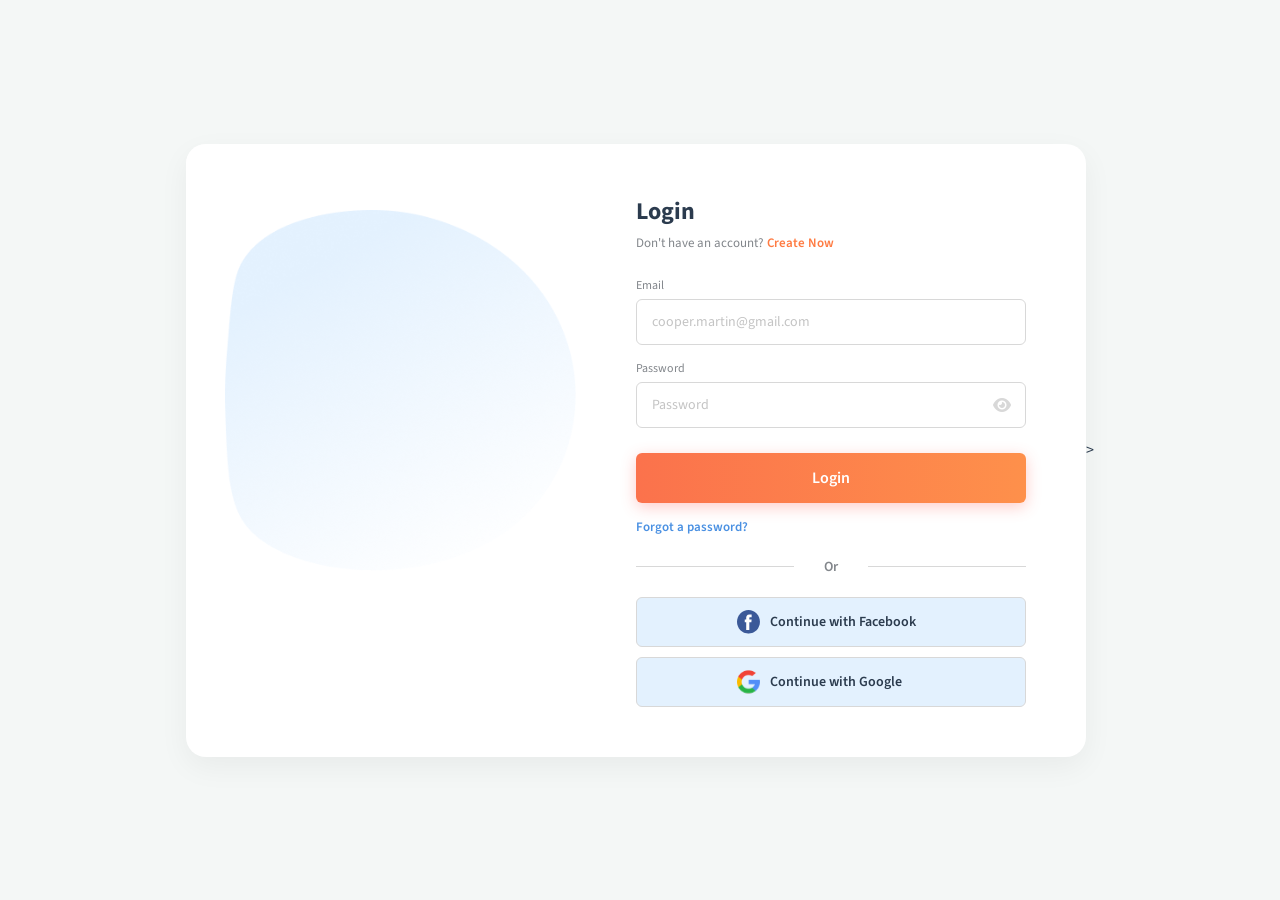
<file: index.html>
<!DOCTYPE html>
<html lang="uk">
<head>
    <meta charset="UTF-8">
    <meta name="viewport" content="width=device-width, initial-scale=1.0">
    <title>Login</title>
    <link href="https://fonts.googleapis.com/css2?family=Source+Sans+Pro:wght@400;600;700&display=swap" rel="stylesheet">
    <link rel="stylesheet" href="https://cdnjs.cloudflare.com/ajax/libs/font-awesome/6.4.0/css/all.min.css">
    <link rel="stylesheet" href="assets/css/style.css"> </head>
<body>

    <main class="wrapper">
        <div class="form-card">
            <div class="form-illustration">
            </div>

            <div class="form-content">
                <div class="form-header">
                    <h1>Login</h1>
                    <p>Don't have an account? <a href="register.html" class="link-primary">Create Now</a></p>
                </div>

                <form class="registration-form" action="#">
                    
                    <div class="input-group">
                        <label for="email">Email</label>
                        <input type="email" id="email" placeholder="cooper.martin@gmail.com">
                    </div>

                    <div class="input-group">
                        <label for="password">Password</label>
                        <div class="input-with-icon">
                            <input type="password" id="password" placeholder="Password">
                            <i class="fa-solid fa-eye input-icon"></i>
                        </div>
                    </div>

                    <button type="submit" class="btn-submit">Login</button>
                    
                    <a href="#" class="forgot-password">Forgot a password?</a>
                </form>

                <div class="divider">
                    <span>Or</span>
                </div>

                <div class="social-login">
                    <button class="btn-social btn-fb">
                        <img src="assets/images/icons/facebook.svg" alt="Facebook" class="social-icon"> 
                        Continue with Facebook
                    </button>
                    <button class="btn-social btn-google">
                        <img src="assets/images/icons/google.svg" alt="Google" class="social-icon"> 
                        Continue with Google
                    </button>
                </div>
            </div>
        </div>
    </main>

</body>
</html>>
</file>
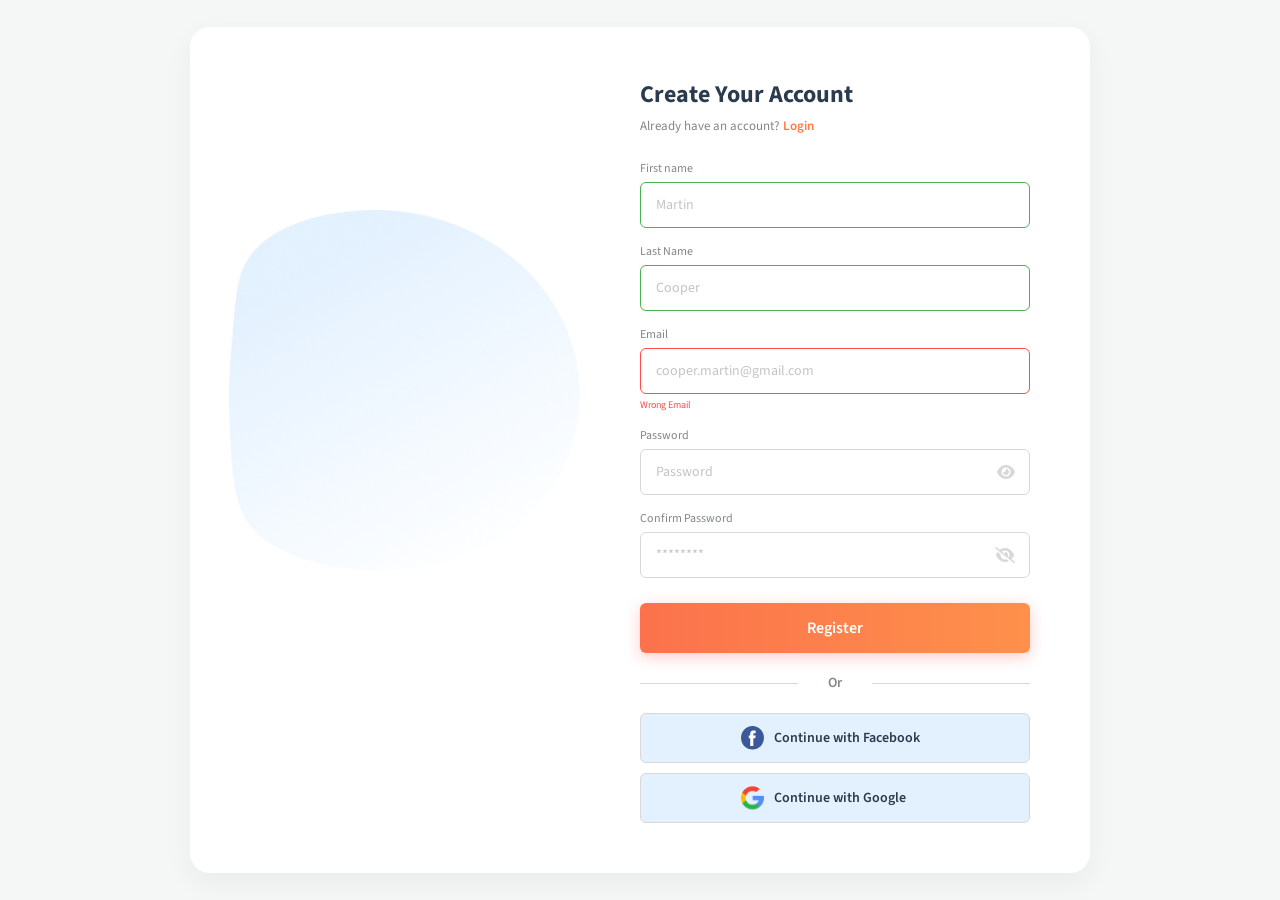
<file: register.html>
<!DOCTYPE html>
<html lang="uk">
<head>
    <meta charset="UTF-8">
    <meta name="viewport" content="width=device-width, initial-scale=1.0">
    <title>Registration Form</title>
    <link href="https://fonts.googleapis.com/css2?family=Source+Sans+Pro:wght@400;600;700&display=swap" rel="stylesheet">
    <link rel="stylesheet" href="https://cdnjs.cloudflare.com/ajax/libs/font-awesome/6.4.0/css/all.min.css">
    <link rel="stylesheet" href="assets/css/style.css">
</head>
<body>

    <main class="wrapper">
        <div class="form-card">
            <div class="form-illustration">
                </div>

            <div class="form-content">
                <div class="form-header">
                    <h1>Create Your Account</h1>
                    <p>Already have an account? <a href="index.html" class="link-primary">Login</a></p>
                </div>

                <form class="registration-form" action="#">
                    
                    <div class="input-group">
                        <label for="firstName">First name</label>
                        <input type="text" id="firstName" placeholder="Martin" class="is-valid">
                    </div>

                    <div class="input-group">
                        <label for="lastName">Last Name</label>
                        <input type="text" id="lastName" placeholder="Cooper" class="is-valid">
                    </div>

                    <div class="input-group">
                        <label for="email">Email</label>
                        <input type="email" id="email" placeholder="cooper.martin@gmail.com" class="is-invalid">
                        <span class="error-text">Wrong Email</span>
                    </div>

                    <div class="input-group">
                        <label for="password">Password</label>
                        <div class="input-with-icon">
                            <input type="password" id="password" placeholder="Password">
                            <i class="fa-solid fa-eye input-icon"></i>
                        </div>
                    </div>

                    <div class="input-group">
                        <label for="confirmPassword">Confirm Password</label>
                        <div class="input-with-icon">
                            <input type="password" id="confirmPassword" placeholder="********">
                            <i class="fa-solid fa-eye-slash input-icon"></i>
                        </div>
                    </div>

                    <button type="submit" class="btn-submit">Register</button>
                </form>

                <div class="divider">
                    <span>Or</span>
                </div>

                <div class="social-login">
                <button class="btn-social btn-fb">
                    <img src="assets/images//icons/facebook.svg" alt="Facebook" class="social-icon"> 
                    Continue with Facebook
                </button>
                <button class="btn-social btn-google">
                    <img src="assets/images//icons/google.svg" alt="Google" class="social-icon"> 
                    Continue with Google
                </button>
                </div>
            </div>
        </div>
    </main>

</body>
</html>
</file>
<file: assets/css/style.css>
@import url('variables.css');

* {
    margin: 0;
    padding: 0;
    box-sizing: border-box;
}

body {
    font-family: var(--font-main);
    background-color: var(--bg-page);
    color: var(--text-dark);
    display: flex;
    justify-content: center;
    align-items: center;
    min-height: 100vh;
    padding: 20px;
}

a { text-decoration: none; }
button { font-family: var(--font-main); cursor: pointer; border: none; }
input { font-family: var(--font-main); }

/* --- ОБГОРТКА ТА КАРТКА (Mobile First) --- */
.wrapper {
    width: 100%;
    max-width: 400px;
}

.form-card {
    background-color: #FFFFFF;
    border-radius: 20px;
    box-shadow: 0 10px 30px rgba(0, 0, 0, 0.05);
    display: flex;
    overflow: hidden;
}

/* Приховуємо ліву картинку на мобільних екранах */
.form-illustration {
    display: block;
    flex: 1;
    margin-left: 0;
    margin-bottom: 120px;
    background: url('../images/illustration.png') right center / 90% no-repeat;
    background-color: #FFFFFF;
}

.form-content {
    padding: 40px 30px;
    width: 100%;
}

/* --- ТЕКСТИ --- */
.form-header { margin-bottom: 25px; text-align: center; }

.form-header h1 {
    font-size: 24px;
    font-weight: 700;
    color: var(--text-dark);
    margin-bottom: 5px;
}

.form-header p {
    font-size: 13px;
    color: var(--text-gray);
}

.link-primary { color: var(--primary-orange); font-weight: 600; }

/* --- ЕЛЕМЕНТИ ФОРМИ --- */
.input-group { margin-bottom: 15px; }

.input-group label {
    display: block;
    font-size: 12px;
    color: var(--text-gray);
    margin-bottom: 5px;
}

.input-group input {
    width: 100%;
    padding: 12px 15px;
    border: 1px solid var(--border-default);
    border-radius: 6px;
    font-size: 14px;
    color: var(--text-dark);
    outline: none;
    transition: border-color 0.3s ease;
}

.input-group input::placeholder { color: #C4C4C4; }
.input-group input:focus { border-color: var(--text-gray); }

/* Стани валідації (Зелені та Червоні рамки з макета) */
.input-group input.is-valid { border-color: var(--border-valid); color: var(--border-valid); }
.input-group input.is-invalid { border-color: var(--border-invalid); color: var(--border-invalid); }

.error-text {
    display: block;
    font-size: 10px;
    color: var(--border-invalid);
    margin-top: 4px;
}

/* Іконки всередині інпутів (око для пароля) */
.input-with-icon { position: relative; }
.input-icon {
    position: absolute;
    right: 15px;
    top: 50%;
    transform: translateY(-50%);
    color: var(--border-default);
    cursor: pointer;
}

/* --- КНОПКА РЕЄСТРАЦІЇ --- */
.btn-submit {
    width: 100%;
    padding: 14px;
    background: var(--gradient-btn);
    color: #FFFFFF;
    font-size: 16px;
    font-weight: 600;
    border-radius: 6px;
    margin-top: 10px;
    box-shadow: 0 4px 15px rgba(255, 86, 78, 0.3);
    transition: opacity 0.3s ease;
}

.btn-submit:hover { opacity: 0.9; }

.forgot-password {
    display: inline-block;
    margin-top: 15px;
    font-size: 13px;
    font-weight: 600;
    color: #4A90E2; /* Світло-синій колір, як на макеті */
    transition: opacity 0.3s ease;
}

.forgot-password:hover {
    opacity: 0.7;
}

/* --- РОЗДІЛЮВАЧ "OR" --- */
.divider {
    display: grid;
    grid-template-columns: 1fr auto 1fr; /* Створюємо 3 колонки: лінія, текст, лінія */
    align-items: center;
    gap: 15px; /* Встановлюємо відступ між лініями та текстом */
    margin: 20px 0;
}

.divider::before,
.divider::after {
    content: "";
    flex: 1; /* Лінії автоматично займають рівно по 50% вільного місця */
    height: 1px;
    background-color: var(--border-default);
}

.divider span {
    padding: 0 15px;
    color: var(--text-gray);
    font-size: 14px;
    font-weight: 600;
}

/* --- СОЦІАЛЬНІ КНОПКИ --- */
.social-login {
    display: flex;
    flex-direction: column;
    gap: 10px;
}

.btn-social {
    position: relative;
    width: 100%;
    padding: 12px;
    padding-left: 100px;
    background-color: #E3F1FE;
    border: 1px solid var(--border-default);
    border-radius: 6px;
    font-size: 14px;
    font-weight: 600;
    color: var(--text-dark);
    display: flex;
    justify-content: flex-start;
    align-items: center;
    gap: 10px;
    transition: background-color 0.3s ease;
}


.btn-social:hover { background-color: #F8F9FA; }
.btn-fb i { color: var(--fb-color); font-size: 18px; }



/* =========================================
   АДАПТИВНІСТЬ ДЛЯ ПК (Від 768px)
   ========================================= */
@media screen and (min-width: 768px) {
    .wrapper {
        max-width: 900px; /* Розширюємо обгортку для двох колонок */
    }

    .form-header {
        text-align: left; /* Вирівнювання заголовка по лівому краю, як на макеті */
    }

    .form-card {
        flex-direction: row;
    }

    /* Повертаємо ліву декоративну частину */
    .form-illustration {
        display: block;
        flex: 1; /* Займає 50% ширини */
    }

    .form-content {
        flex: 1; /* Займає інші 50% ширини */
        padding: 50px 60px;
    }
}
</file>
